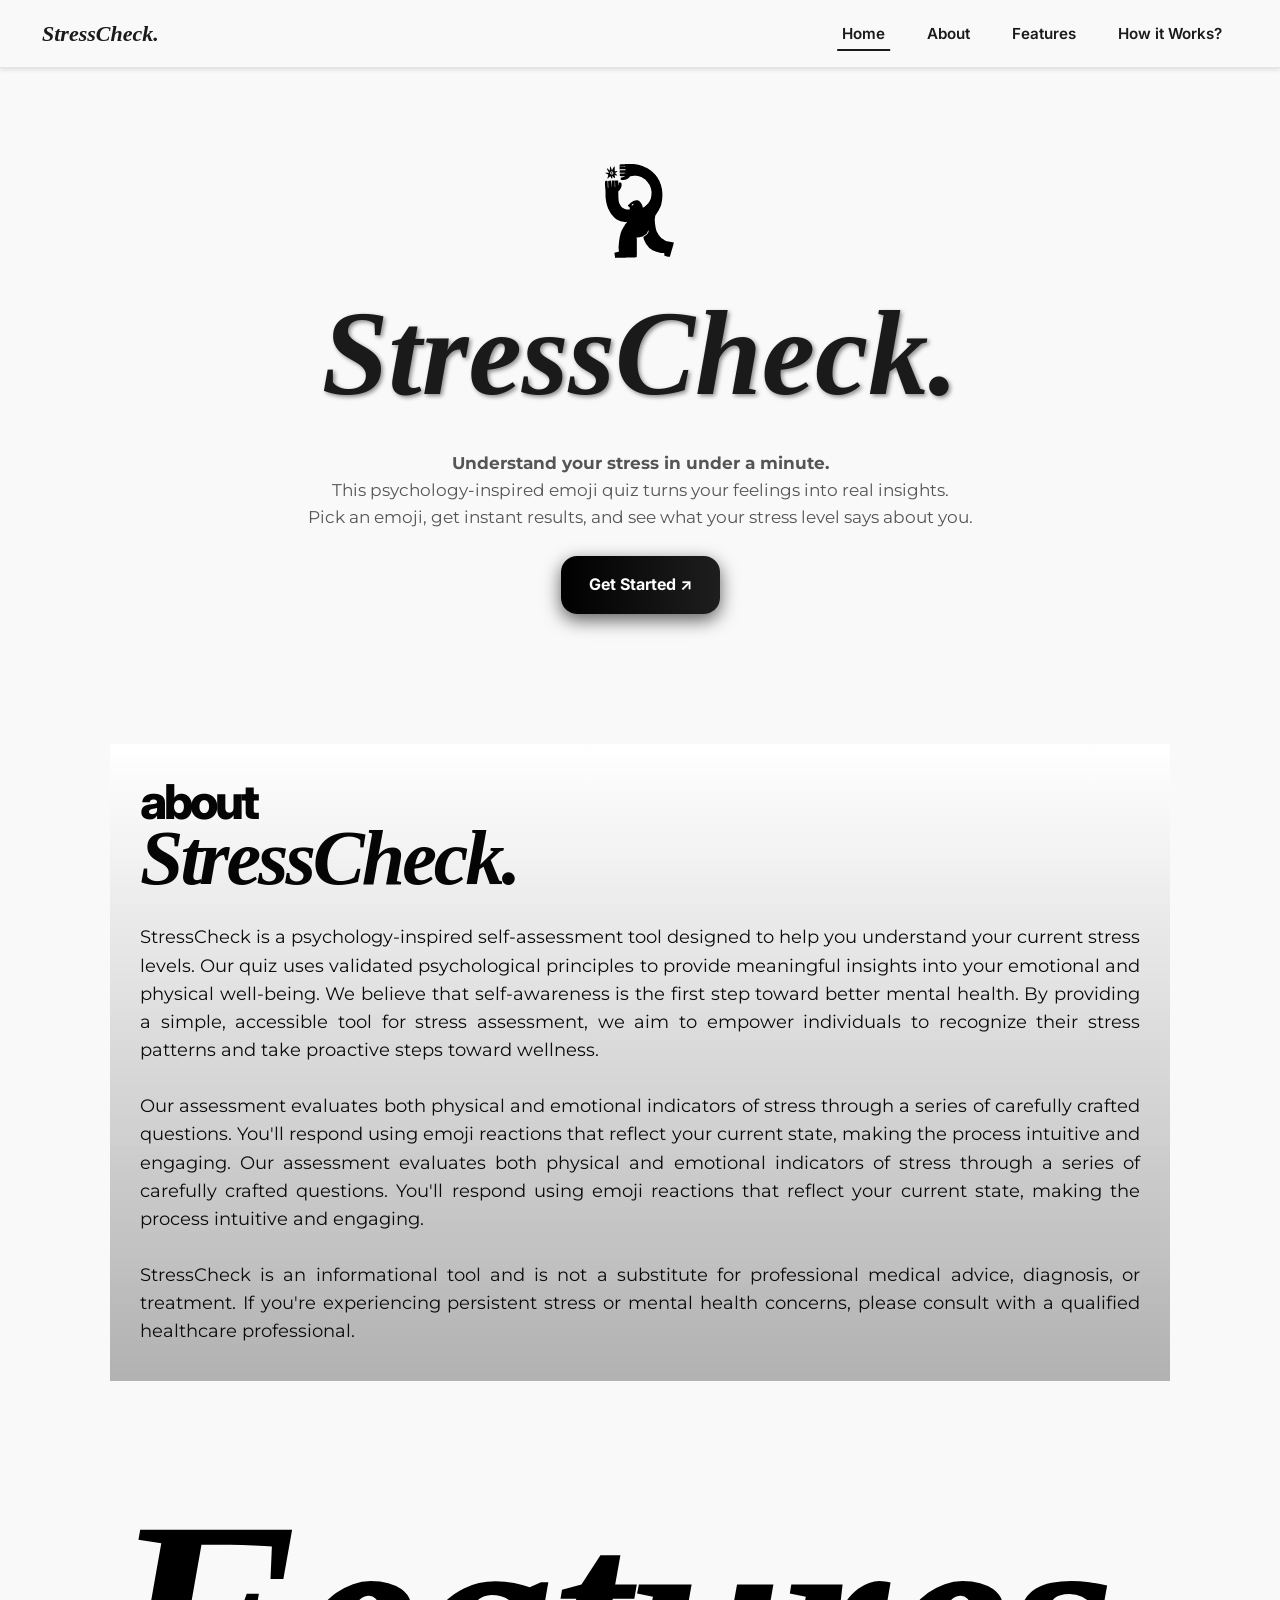
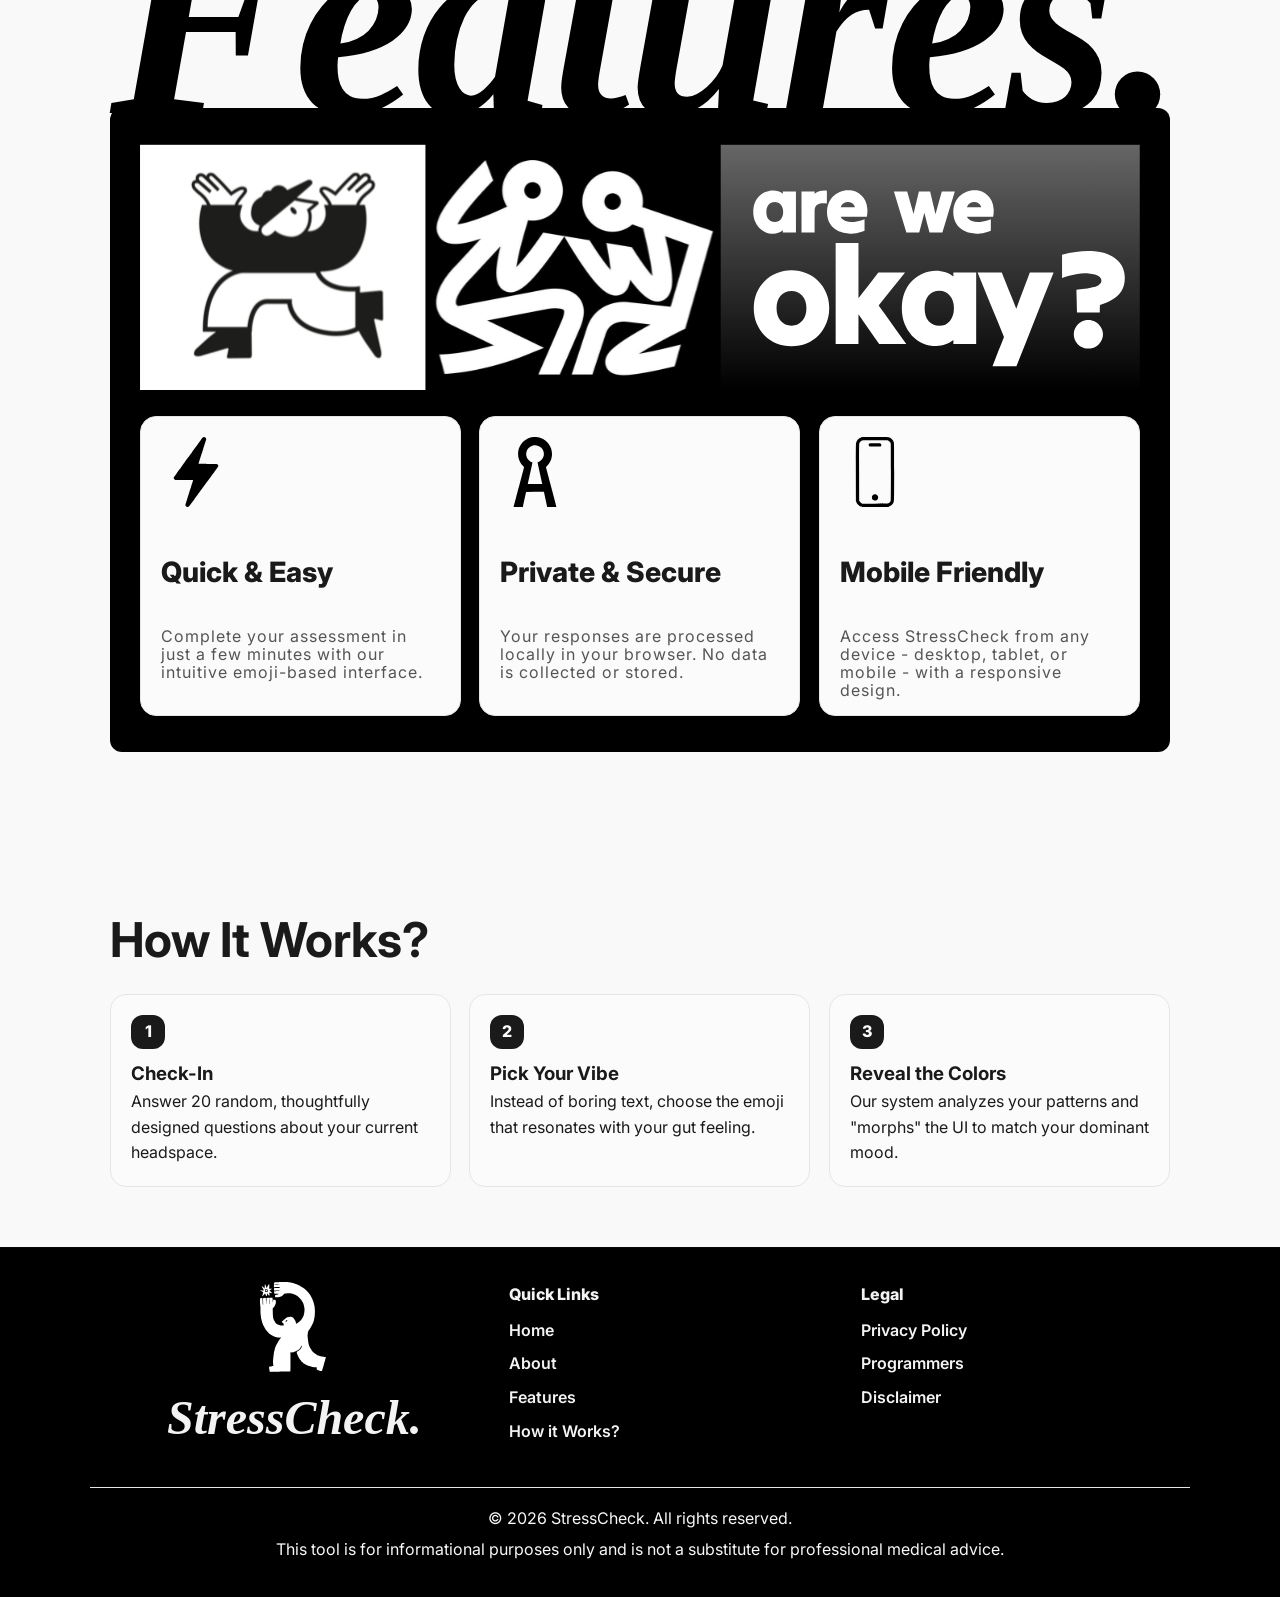
<file: index.html>
<!DOCTYPE html>
<html lang="en">
<head>
    <meta charset="UTF-8">
    <meta name="viewport" content="width=device-width, initial-scale=1.0">
    <title>StressCheck - Discover Your Current Stress Level</title>
    <link rel="preconnect" href="https://fonts.googleapis.com">
    <link rel="preconnect" href="https://fonts.gstatic.com" crossorigin>
    <link href="https://fonts.googleapis.com/css2?family=Inter:wght@400;500;600;700&display=swap" rel="stylesheet">
    <link rel="stylesheet" href="main-style.css">
    <link rel="stylesheet" href="header/header-style.css">
</head>
<body>
     <!-- Header -->
    <header class="header">
        <nav class="LogoName">
            <h1 class="logo-name"><i>StressCheck.</i></h1>
        </nav>
        <nav class="navbar">
            <ul>
                <li><a href="#landingPage">Home</a></li>
                <li><a href="#about">About</a></li>
                <li><a href="#features">Features</a></li>
                <li><a href="#howItWorks">How it Works? </a></li>
            </ul>
        </nav>
    </header>

    <p id="landingPage"></p>
    <div class="container" >
        <!-- Landing Page -->
        <div class="landing-page" >
            <div class="landing-content">
                <img src="image/Logo.svg" alt="StressCheck Logo" class="logo">
                <h1 class="landing-title"><i>StressCheck.</i></h1>
                <p class="landing-description">
                    <b>Understand your stress in under a minute.</b> <br>
                    This psychology-inspired emoji quiz turns your feelings into real insights. <br>
                    Pick an emoji, get instant results, and see what your stress level says about you.
                </p><br>
               <a href="who.html" class="start-button" id="startButton">Get Started ↗</a>
            </div>
             
        </div>
<!-- About Section -->
        <p id="about"></p>
        <div class="content-section" >
            
            <div class="section-content">
                <h2 class="section-title">about</h2>
                <h1 class="sectionTitle"><i>StressCheck.</i></h1>
                <div class="about-content">
                    <p class="about-text">
                        StressCheck is a psychology-inspired self-assessment tool designed to help you understand your current stress levels. 
                        Our quiz uses validated psychological principles to provide meaningful insights into your emotional and physical well-being.
                        We believe that self-awareness is the first step toward better mental health. By providing a simple, 
                        accessible tool for stress assessment, we aim to empower individuals to recognize their stress patterns 
                        and take proactive steps toward wellness. <br><br> Our assessment evaluates both physical and emotional indicators of stress through a series of carefully 
                        crafted questions. You'll respond using emoji reactions that reflect your current state, making the 
                        process intuitive and engaging. Our assessment evaluates both physical and emotional indicators of stress through a series of carefully 
                        crafted questions. You'll respond using emoji reactions that reflect your current state, making the 
                        process intuitive and engaging. <br> <br>StressCheck is an informational tool and is not a substitute for professional medical advice, diagnosis, 
                        or treatment. If you're experiencing persistent stress or mental health concerns, please consult with a 
                        qualified healthcare professional.
                    </p>
                </div>
            </div>
            
        </div>
<!-- Features Section -->
        <p  id="features"></p>
        <h1 class="section-Features"><i>Features.</i></h1>
        <div class="contentSection">
            <div class="section-content">
                <div class="features-grid">
                    <div class = "homePagePhoto">
                        <img src="image/Group 2.svg" alt="homePagePhoto">
                    </div>
                    <div class="feature-card">
                        <img src="image/icon1.svg" alt="icon1">
                        <h3 class="feature-title">Quick & Easy</h3>
                        <p class="feature-description">
                            Complete your assessment in just a few minutes with our intuitive emoji-based interface.
                        </p>
                    </div>
                    <div class="feature-card">
                        <img src="image/icon 3.svg" alt="icon1">
                        <h3 class="feature-title">Private & Secure</h3>
                        <p class="feature-description">
                            Your responses are processed locally in your browser. No data is collected or stored.
                        </p>
                    </div>
                    <div class="feature-card">
                        <img src="image/icon2.svg" alt="icon1">
                        <h3 class="feature-title">Mobile Friendly</h3>
                        <p class="feature-description">
                            Access StressCheck from any device - desktop, tablet, or mobile - with a responsive design.
                        </p>
                    </div>
                </div>
            </div>
        </div>

        <h2 class="sectionWIT" id="howItWorks">How It Works?</h2>
  
  <div class="steps-container">
    <div class="step-card">
      <span class="step-number">1</span>
      <h3>Check-In</h3>
      <p>Answer 20 random, thoughtfully designed questions about your current headspace.</p>
    </div>

    <div class="step-card">
      <span class="step-number">2</span>
      <h3>Pick Your Vibe</h3>
      <p>Instead of boring text, choose the emoji that resonates with your gut feeling.</p>
    </div>

    <div class="step-card">
      <span class="step-number">3</span>
      <h3>Reveal the Colors</h3>
      <p>Our system analyzes your patterns and "morphs" the UI to match your dominant mood.</p>
    </div>
  </div>

    </div>

    <!-- Footer -->
    <footer class="footer">
        <div class="footer-content">
            <div class="footer-section">
                <img src="image/Logo2.svg" alt="Logo White" class ="logoWhite">
                <h3 class="footer-title"><i>StressCheck.</i></h3>
            </div>
            <div class="footer-section">
                <h4 class="footer-heading">Quick Links</h4>
                <ul class="footer-links">
                    <li><a href="#landingPage">Home</a></li>
                    <li><a href="#about">About</a></li>
                    <li><a href="#features">Features</a></li>
                    <li><a href="#howItWorks">How it Works?</a></li>
                </ul>
            </div>
            <div class="footer-section">
                <h4 class="footer-heading">Legal</h4>
                <ul class="footer-links">
                    <li><a href="footer/privacy.html" >Privacy Policy</a></li>
                    <li><a href="footer/Programmers.html">Programmers</a></li>
                    <li><a href="footer/Disclaimer.html">Disclaimer</a></li>
                </ul>
            </div>
        </div>
        <div class="footer-bottom">
            <p>© <span id="year">2024</span> StressCheck. All rights reserved.</p>
            <p class="footer-disclaimer">This tool is for informational purposes only and is not a substitute for professional medical advice.</p>
        </div>
    </footer>
    <script>
    document.getElementById("year").textContent = new Date().getFullYear();
    </script>
<script src="header/header-script.js"></script>
</body>
</html>
</file>
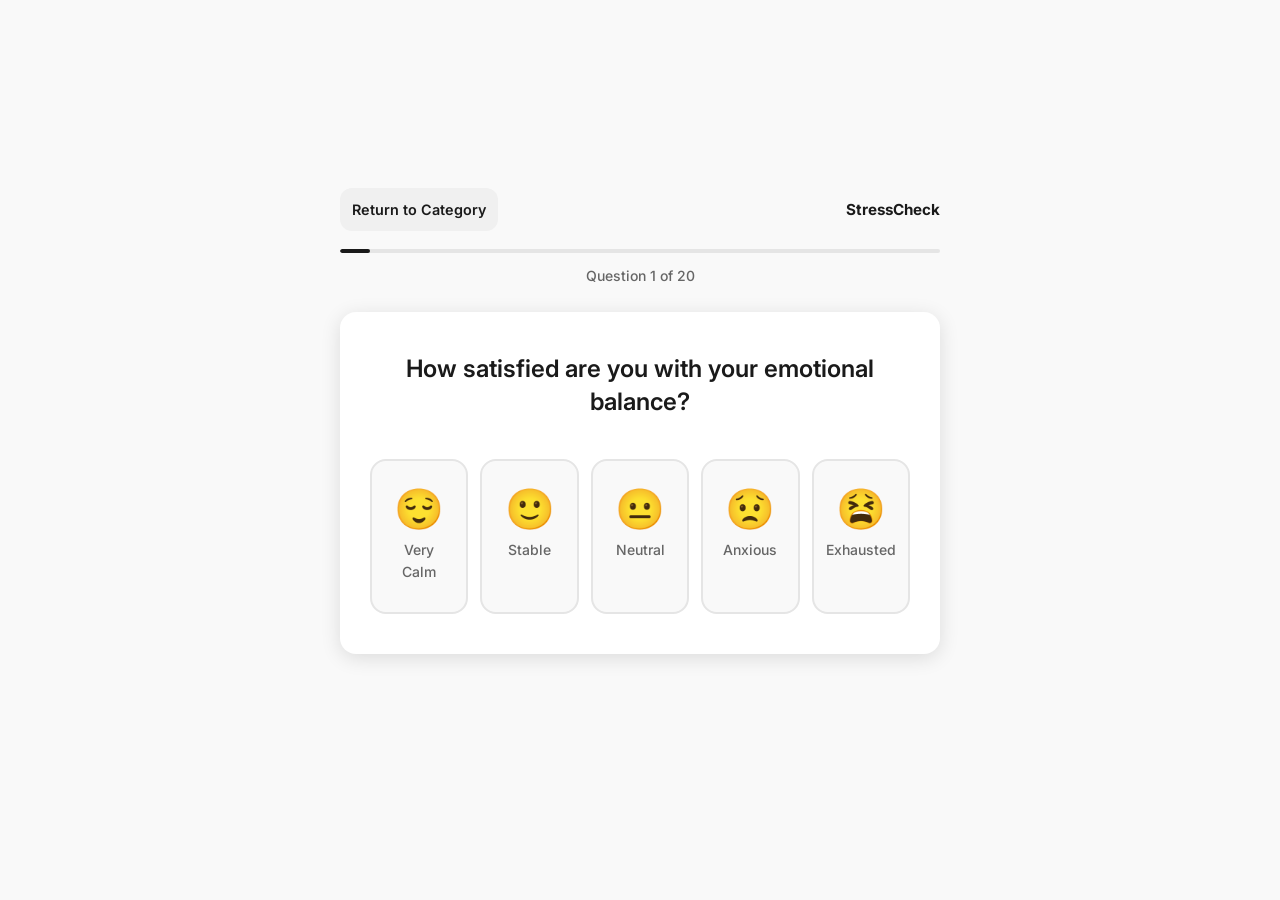
<file: quiz.html>
<!DOCTYPE html>
<html lang="en">
<head>
    <meta charset="UTF-8">
    <meta name="viewport" content="width=device-width, initial-scale=1.0">
    <title>StressCheck - Quiz</title>
    <link rel="preconnect" href="https://fonts.googleapis.com">
    <link rel="preconnect" href="https://fonts.gstatic.com" crossorigin>
    <link href="https://fonts.googleapis.com/css2?family=Inter:wght@400;500;600;700&display=swap" rel="stylesheet">
    <link rel="stylesheet" href="style.css">
</head>
<body>
    <div class="container">
        <div class="quiz-header">
            <a class="back-link" href="who.html">Return to Category</a>
            <div class="quiz-title" id="quizTitle">StressCheck Quiz</div>
        </div>

        <div class="quiz-section show" id="quizSection">
            <div class="progress-container">
                <div class="progress-bar">
                    <div class="progress-fill" id="progressFill"></div>
                </div>
                <div class="progress-text" id="progressText"></div>
            </div>

            <div class="quiz-container" id="quizContainer"></div>
        </div>

        <div class="result-container" id="resultContainer">
            <div class="result-card">
                <h2 class="result-header">Your Stress Summary</h2>
                <div class="chart-container">
                    <canvas id="stressChart" width="220" height="220"></canvas>
                    <div class="chart-center-text">
                        <div class="chart-percentage" id="chartPercentage">0%</div>
                        <div class="chart-label">Stress Level</div>
                    </div>
                </div>
                <div class="stress-message" id="stressMessage"></div>
                <button class="retry-button" id="retryButton">Retake Quiz</button><br>
                <a href="index.html" class="exit-button" id="startButton"><b>Exit</b></a>
            </div>
        </div>
    </div>

    <script src="questions/studentquestions.js"></script>
    <script src="questions/adultquestions.js"></script>
    <script src="questions/rathernot.js"></script>
    <script src="quiz-script.js"></script>
</body>
</html>
</file>
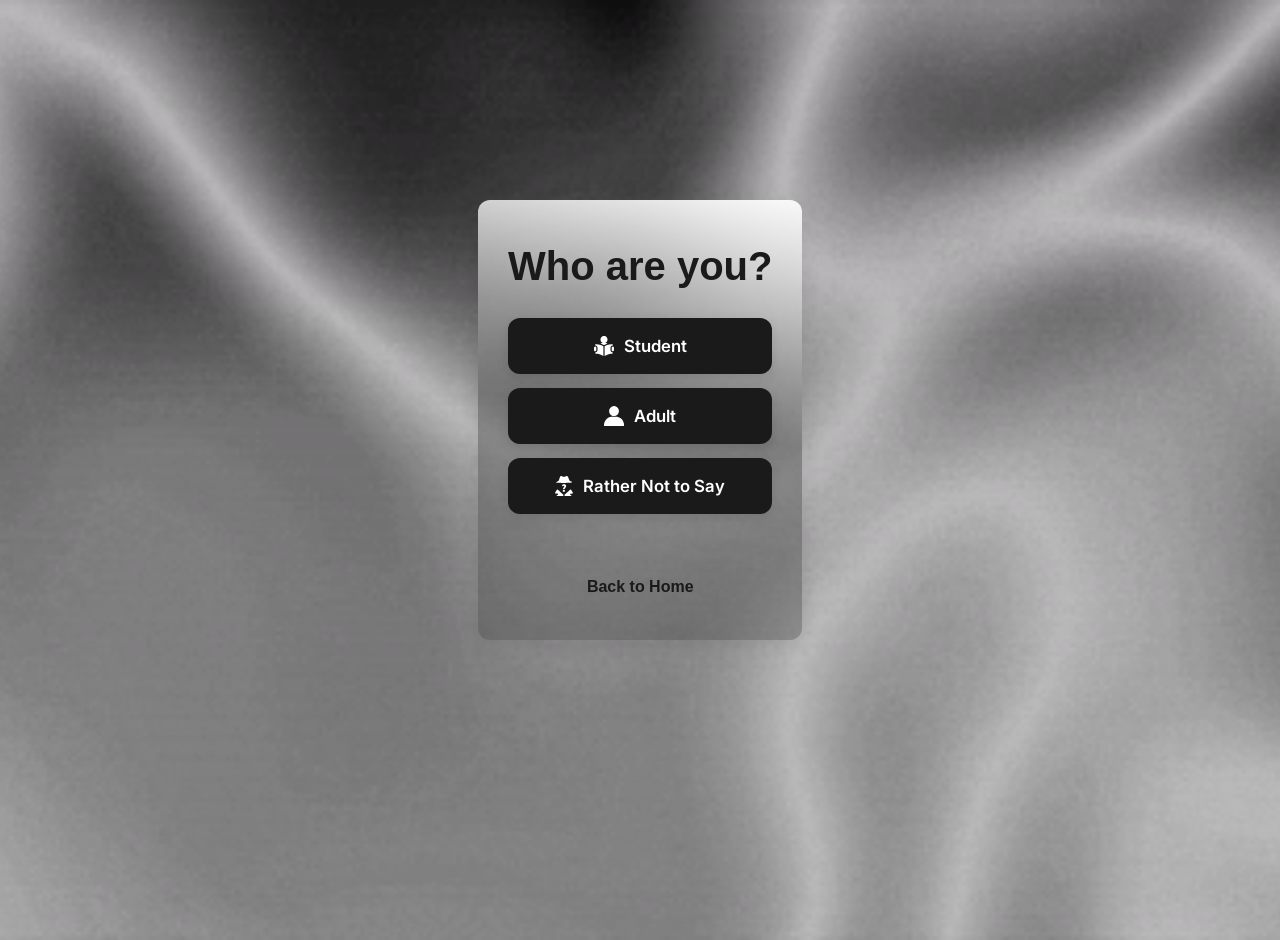
<file: who.html>
<!DOCTYPE html>
<html lang="en">
<head>
    <meta charset="UTF-8">
    <meta name="viewport" content="width=device-width, initial-scale=1.0">
    <title>StressCheck</title>
    <link href="https://fonts.googleapis.com/css2?family=Inter:wght@400;500;600;700&display=swap" rel="stylesheet">
    <link rel="stylesheet" href="who-style.css">
</head>
<body>
<div class="container">

    <!-- STEP 1: USER TYPE -->
<div class="landing-page" id="stepUser">
    <div class="landing-content">
        <h1 class="landing-title">Who are you?</h1>
        <div class="button-stack">
            <button class="start-button" data-category="student"><img src="image/Icon 5.svg" alt="Student" class ="Picture">Student</button>
            <button class="start-button" data-category="adult"><img src="image/Icon 4.svg" alt="Adult" class="Picture">Adult</button>
            <button class="start-button" data-category="general"><img src="image/Icon3.svg" alt="RNtS" class="Picture">Rather Not to Say</button>
        </div>
        <a class="back-home" href="index.html">Back to Home</a>
    </div>
</div>

<!-- STEP 3A: STUDENT CATEGORIES -->
<div class="landing-page hidden" id="stepStudent">
    <div class="landing-content">
        <h1 class="landing-title">What is stressing you as a student?</h1>
        <div class="button-stack">
            <button class="start-button" data-category="education">Education</button>
            <button class="start-button" data-category="social">Social Life</button>
            <button class="start-button" data-category="financial">Financial</button>
            <button class="start-button" data-category="family">Family</button>
        </div>
        <a class="back-home" onclick="goBack()">Go Back</a>
    </div>
</div>  

<!-- STEP 3B: ADULT CATEGORIES -->
<div class="landing-page hidden" id="stepAdult">
    <div class="landing-content">
        <h1 class="landing-title">What is stressing you as an adult?</h1>
        <div class="button-stack">
            <button class="start-button" data-category="work">Work</button>
            <button class="start-button" data-category="career">Career</button>
            <button class="start-button" data-category="financial">Financial</button>
            <button class="start-button" data-category="relationships">Relationships</button>
        </div>
        <a class="back-home" onclick="goBack()">Go Back</a>
    </div>
</div>

<!-- STEP 3C: GENERAL CATEGORIES -->
<div class="landing-page hidden" id="stepGeneral">
    <div class="landing-content">
        <h1 class="landing-title">What is stressing you right now?</h1>
        <div class="button-stack">
            <button class="start-button" data-category="emotional">Emotional</button>
            <button class="start-button" data-category="mental">Mental</button>
            <button class="start-button" data-category="life">Life in General</button>
        </div>
        <a class="back-home" onclick="goBack()">Go Back</a>
    </div>
</div>

    <!-- ✅ BACK TO HOME (ALWAYS VISIBLE) -->

</div>

<script src="who-script.js"></script>
</body>
</html>
</file>
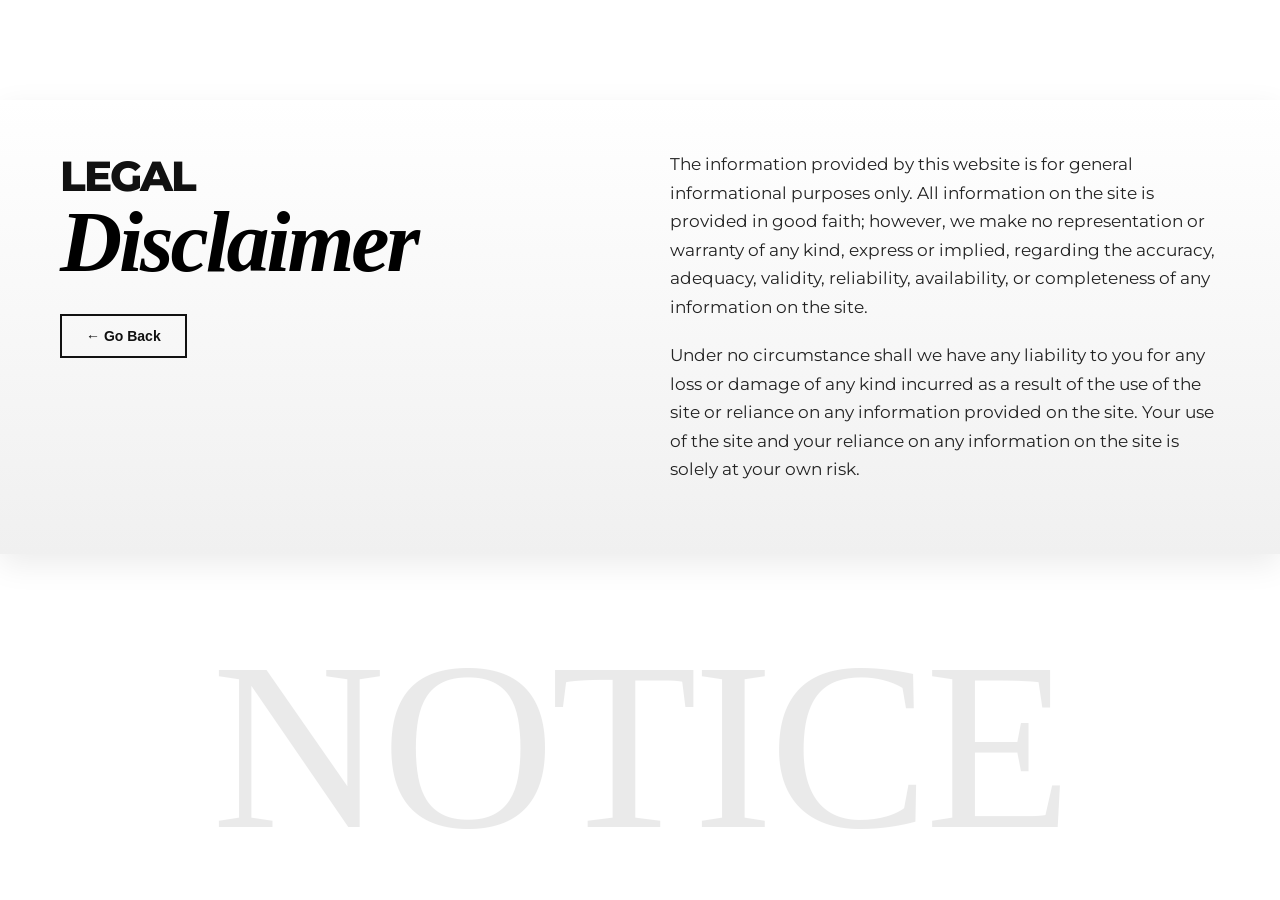
<file: footer/Disclaimer.html>
<!DOCTYPE html>
<html lang="en">
<head>
    <meta charset="UTF-8">
    <meta name="viewport" content="width=device-width, initial-scale=1.0">
    <title>Disclaimer</title>

    <link rel="stylesheet" href="DCStyle.css">
    <link href="https://fonts.googleapis.com/css2?family=Montserrat:wght@400;600;700&display=swap" rel="stylesheet">
</head>
<body>

    <section class="content-section">

        <!-- LEFT: TITLE -->
        <div class="title-wrapper">
            <h2 class="section-title">LEGAL</h2>
            <h1 class="sectionTitle"><i>Disclaimer</i></h1>

            <!-- Go Back Button -->
            <button class="back-btn" onclick="history.back()">← Go Back</button>
        </div>

        <!-- RIGHT: CONTENT -->
        <div class="about-content">
            <div class="about-text">
                <p>
                    The information provided by this website is for general informational purposes only.
                    All information on the site is provided in good faith; however, we make no
                    representation or warranty of any kind, express or implied, regarding the
                    accuracy, adequacy, validity, reliability, availability, or completeness
                    of any information on the site.
                </p>

                <p>
                    Under no circumstance shall we have any liability to you for any loss or
                    damage of any kind incurred as a result of the use of the site or reliance
                    on any information provided on the site. Your use of the site and your
                    reliance on any information on the site is solely at your own risk.
                </p>
            </div>
        </div>

    </section>

    <!-- Decorative Text -->
    <div class="section-Features">
        NOTICE
    </div>

</body>
</html>
</file>
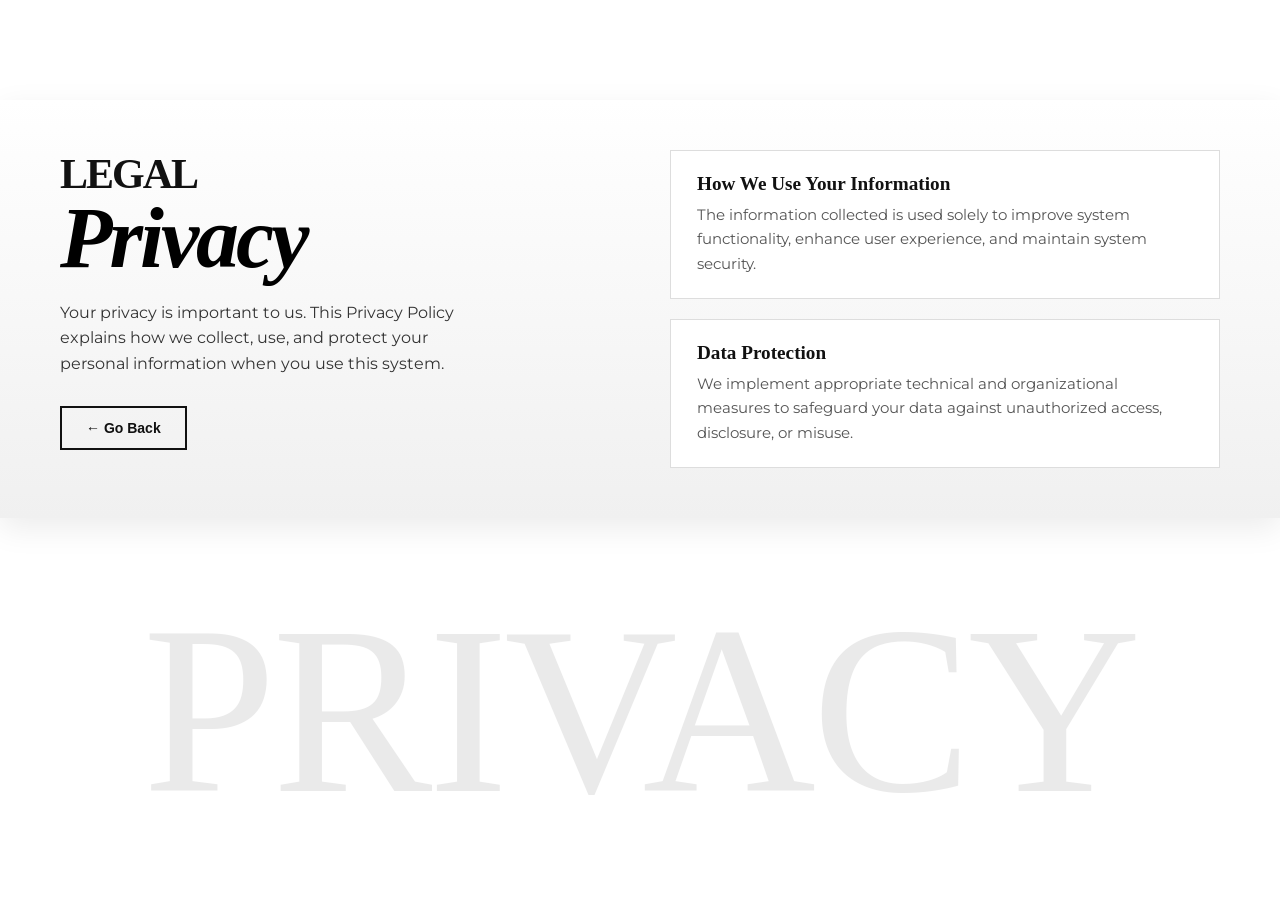
<file: footer/privacy.html>
<!DOCTYPE html>
<html lang="en">
<head>
    <meta charset="UTF-8">
    <meta name="viewport" content="width=device-width, initial-scale=1.0">
    <title>Privacy Policy</title>

    <link rel="stylesheet" href="PriStyle.css">
    <link href="https://fonts.googleapis.com/css2?family=Montserrat:wght@400;600;700&display=swap" rel="stylesheet">
</head>
<body>

    <section class="content-section">

        <!-- LEFT: TITLE & CONTEXT -->
        <div class="title-wrapper">
            <h2 class="section-title">LEGAL</h2>
            <h1 class="sectionTitle"><i>Privacy</i></h1>

            <p class="page-context">
                Your privacy is important to us. This Privacy Policy explains how we collect,
                use, and protect your personal information when you use this system.
            </p>

            <button class="back-btn" onclick="history.back()">← Go Back</button>
        </div>

        <!-- RIGHT: PRIVACY CONTENT -->
        <div class="about-content">

            <div class="privacy-block">
                <h3>How We Use Your Information</h3>
                <p>
                    The information collected is used solely to improve system functionality,
                    enhance user experience, and maintain system security.
                </p>
            </div>

            <div class="privacy-block">
                <h3>Data Protection</h3>
                <p>
                    We implement appropriate technical and organizational measures to safeguard
                    your data against unauthorized access, disclosure, or misuse.
                </p>
            </div>
        </div>

    </section>

    <!-- Decorative Text -->
    <div class="section-Features">
        PRIVACY
    </div>

</body>
</html>
</file>
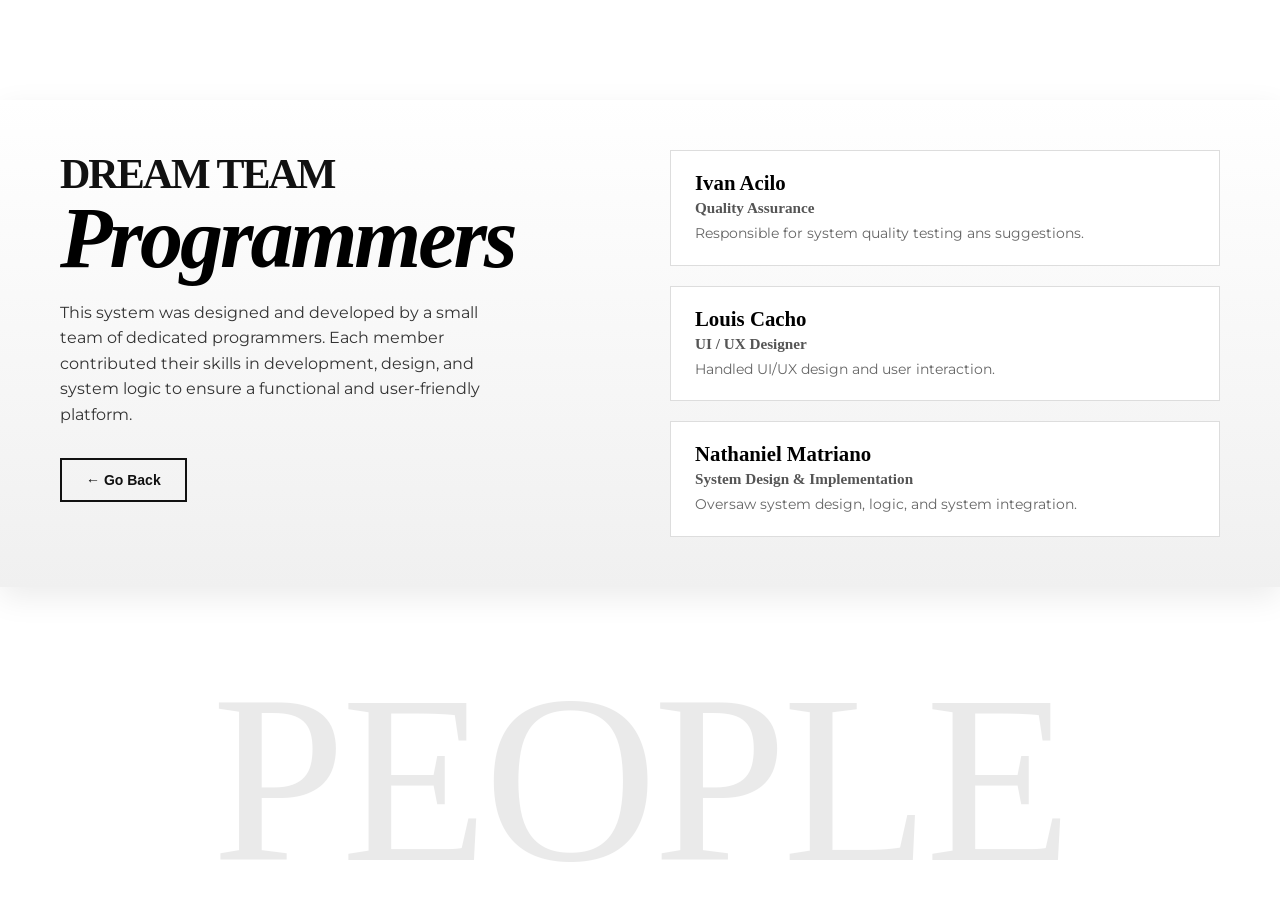
<file: footer/Programmers.html>
<!DOCTYPE html>
<html lang="en">
<head>
    <meta charset="UTF-8">
    <meta name="viewport" content="width=device-width, initial-scale=1.0">
    <title>Programmers</title>

    <link rel="stylesheet" href="ProgStyle.css">
    <link href="https://fonts.googleapis.com/css2?family=Montserrat:wght@400;600;700&display=swap" rel="stylesheet">
</head>
<body>

    <section class="content-section">

        <!-- LEFT: TITLE & CONTEXT -->
        <div class="title-wrapper">
            <h2 class="section-title">DREAM TEAM</h2>
            <h1 class="sectionTitle"><i>Programmers</i></h1>

            <p class="page-context">
                This system was designed and developed by a small team of dedicated programmers.
                Each member contributed their skills in development, design, and system logic
                to ensure a functional and user-friendly platform.
            </p>

            <button class="back-btn" onclick="history.back()">← Go Back</button>
        </div>

        <!-- RIGHT: PROGRAMMER LIST -->
        <div class="about-content">

            <div class="programmer-card">
                <h3>Ivan Acilo</h3>
                <p>Quality Assurance</p>
                <span>Responsible for system quality testing ans suggestions.</span>
            </div>

            <div class="programmer-card">
                <h3>Louis Cacho</h3>
                <p>UI / UX Designer</p>
                <span>Handled UI/UX design and user interaction.</span>
            </div>

            <div class="programmer-card">
                <h3>Nathaniel Matriano</h3>
                <p>System Design & Implementation</p>
                <span>Oversaw system design, logic, and system integration.</span>
            </div>

        </div>

    </section>

    <!-- Decorative Text -->
    <div class="section-Features">
        PEOPLE
    </div>

</body>
</html>
</file>
<file: main-style.css>
@import url('https://fonts.googleapis.com/css2?family=Montserrat:wght@400;700;800&display=swap');

* {
    margin: 0;
    padding: 0;
    box-sizing: border-box;
}

html {
    scroll-behavior: smooth;
}

body {
    font-family: 'Inter', -apple-system, BlinkMacSystemFont, 'Segoe UI', Roboto, sans-serif;
    background: #f9f9f9;
    color: #1a1a1a;
    line-height: 1.6;
}

.header {
    position: sticky;
    top: 0;
    z-index: 50;
    background: rgba(249, 249, 249, 0.9);
    backdrop-filter: blur(10px);
    border-bottom: 1px solid #e5e5e5;
    display: flex;
    align-items: center;
    justify-content: space-between;
    padding: 16px 24px;
}

.LogoName{
    font-size: 22px;
    font-family: "Times New Roman", Times, serif;
    margin-left: 18px;

}

.logo {
    height: 94px;
    width: auto;
    margin: 0 auto;
    margin-top: 28px;
    margin-bottom: 0px;
    display: block;       /* This allows margin: auto to work */
    width: fit-content;   /* Keeps the button from stretching full-width */
}

.navbar{
    justify-content: center; 
    padding: 0;
    margin-right: 22px;
    text-align: center;
}

.navbar ul {
    list-style: none;
    display: flex;
    gap: 18px;
    align-items: center;
}

.navbar a {
    text-decoration: none;
    color: #1a1a1a;
    font-weight: 600;
    font-size: 0.95rem;
    padding: 10px 12px;
    border-radius: 12px;
    transition: background 0.2s ease;
}

.navbar a:hover {
    background: #e6e6e6;
}

.container {
    width: min(1100px, 100%);
    margin: 0 auto;
    padding: 28px 20px 60px;
}

.landing-page {
    padding: 40px 0 10px;
}

.landing-title {
    font-size: 120px;
    font-family: "Times New Roman", Times, serif;
    text-shadow: 2px 2px 4px rgba(0, 0, 0, 0.449);
    text-align: center;
}

.landing-description {
    color: #555;
    font-family: 'Montserrat', sans-serif;
    font-size: 1.05rem;
    text-align: center;
}

.start-button {
    background: linear-gradient(90deg, #000000 ,#1e1e1e, #454545);
    color: white;
    border: none;
    border-radius: 16px;
    padding: 16px 28px;
    font-size: 1rem;
    font-weight: 700;
    cursor: pointer;
    transition: transform 0.2s ease, box-shadow 0.2s ease, background 0.2s ease;
    box-shadow: 0 6px 18px rgba(0, 0, 0, 0.629);
    width: fit-content;
    /* Centering logic */
    display: block;       /* This allows margin: auto to work */
    width: fit-content;   /* Keeps the button from stretching full-width */
    margin: 0 auto;       /* Pushes it to the center of the page */
    
    /* Optional: If it's an <a> tag, add this to remove the underline */
    text-decoration: none;
}

.start-button:hover {
    transform: translateY(-2px);
    box-shadow: 0 10px 24px rgba(0, 0, 0, 0.14);
    background: #2a2a2a;
}

.content-section {
    margin-top: 120px;
    background: linear-gradient(180deg,  #ffffff, #1e1e1e53);
    padding: 100px 80px;
    padding: 36px 30px;
    box-shadow: 0 4px 22px rgba(251, 251, 251, 0.06);
    /* Create the split layout */
    display: flex;
    justify-content: space-between;
    align-items: flex-start;
    gap: 40px;
}

.section-title, .sectionTitle {
    color: #050505;
    font-weight: 800;
    margin-top: 0;
    
    /* Line spacing and Letter spacing */
    line-height: 0.9;      /* Tight vertical spacing */
    letter-spacing: -3px;  /* Tight horizontal spacing */
}

.section-title {
    font-size: 48px;
}

.sectionTitle {
    font-size: 78px;
    font-family: "Times New Roman", Times, serif;
}

/* Container for the right-side content */
.about-content {
    margin-top: 30px;
    text-align: justify;
    font-family: 'Montserrat', sans-serif;

}

.section-Features, .contentSection{

    line-height: 0.63;
    letter-spacing: -3px;
}

.section-Features{
    margin-top: 150px;
    font-size: 280px;
    font-family: "Times New Roman", Times, serif;
    text-align: center;
    color: #000000;
}
.contentSection {
    margin-top: 0px;
    background: #000000;
    border-radius: 12px;
    padding: 36px 30px;
    box-shadow: 0 4px 22px rgba(251, 251, 251, 0.06);
    /* Create the split layout */
    display: flex;
    justify-content: space-between;
    align-items: flex-start;
    max-height: 1000px;
}

.about-text {
    margin-top: 0px;
    color: #0b0b0b;
    font-size: 1.1rem;
    line-height: 1.6;
}

.features-grid {
    display: grid;
    grid-template-columns: repeat(3, minmax(0, 1fr));
    gap: 18px;
    align-items: start;
}

.homePagePhoto {
    grid-column: 1 / -1;
    display: flex;
    justify-content: center;
    margin-bottom: 8px;
}

.homePagePhoto img {
    width: min(1200px, 100%);
    height: auto;
}

.feature-card {
    border: 1px solid #e5e5e5;
    border-radius: 16px;
    padding: 20px;
    background: #fbfbfb;
    height: 300px;
    width: auto;
}

.feature-card img {
    height: 70px;
    width: 70px;
    margin-bottom: 12px;
}

.feature-title {
    font-weight: 800;
    margin-top: 45px;
    letter-spacing: 0px;
    font-size: 28px;

}

.feature-description {
    color: #555;
    line-height: 18px;
    letter-spacing: 1px;
    margin-top: 45px;
}

.sectionWIT {
    font-size: 48px;
    margin-top: 150px;
}

.steps-container {
    display: grid;
    grid-template-columns: repeat(3, minmax(0, 1fr));
    gap: 18px;
    margin-top: 16px;
}

.step-card {
    background: #fbfbfb;
    border: 1px solid #e5e5e5;
    border-radius: 16px;
    padding: 20px;
}

.step-number {
    display: inline-flex;
    align-items: center;
    justify-content: center;
    width: 34px;
    height: 34px;
    border-radius: 12px;
    background: #1a1a1a;
    color: #fff;
    font-weight: 800;
    margin-bottom: 10px;
}

.footer {
    border-top: 1px solid #090808;
    background: #000000;
    padding: 34px 20px;
}

.footer-content {
    width: min(1100px, 100%);
    margin: 0 auto;
    display: grid;
    grid-template-columns: 1.2fr 1fr 1fr;
    gap: 24px;
}

.footer-title {
    font-size: 48px;
    font-weight: 800;
    margin-bottom: 10px;
    color: #f3f3f3;
    margin-left: 77px;
    font-family: "Times New Roman", Times, serif;


}

.footer-description {
    color: #f3f3f3;
}

.footer-heading {
    font-size: 1rem;
    font-weight: 800;
    margin-bottom: 10px;
    color: #f3f3f3;
}

.footer-links {
    list-style: none;
    display: grid;
    gap: 8px;
}

.footer-links a {
    text-decoration: none;
    color: #f3f3f3;
    font-weight: 600;
}

.footer-links a:hover {
    text-decoration: underline;
}

.logoWhite{
    height: 90px;
    width: auto;
    margin-left: 170px;
}

.footer-bottom {
    width: min(1100px, 100%);
    margin: 20px auto 0;
    padding-top: 18px;
    border-top: 1px solid #e5e5e5;
    color: #f8f8f8;
    display: grid;
    gap: 6px;
    text-align: center;
}

@media (max-width: 900px) {
    .features-grid {
        grid-template-columns: 1fr;
    }

    .steps-container {
        grid-template-columns: 1fr;
    }

    .footer-content {
        grid-template-columns: 1fr;
    }
}

@media (max-width: 768px) {
    .header {
        flex-direction: column;
        gap: 10px;
        padding: 14px 16px;
    }

    .navbar {
        margin-right: 0;
    }

    .navbar ul {
        flex-wrap: wrap;
        justify-content: center;
        gap: 10px;
    }

    .navbar a {
        padding: 8px 10px;
        font-size: 0.9rem;
    }

    .container {
        padding: 18px 14px 44px;
    }

    .logo {
        height: 72px;
        margin-top: 18px;
    }

    .landing-title {
        font-size: 56px;
    }

    .landing-description {
        font-size: 1rem;
        padding: 0 6px;
    }

    .start-button {
        width: 100%;
        max-width: 320px;
    }

    .content-section {
        margin-top: 64px;
        flex-direction: column;
        gap: 18px;
        padding: 26px 18px;
    }

    .section-title {
        font-size: 36px;
    }

    .sectionTitle {
        font-size: 56px;
    }

    .section-Features {
        margin-top: 90px;
        font-size: 96px;
    }

    .contentSection {
        flex-direction: column;
        gap: 18px;
        max-height: none;
    }

    .feature-card {
        height: auto;
        min-height: 220px;
    }

    .feature-card img {
        height: 56px;
        width: 56px;
    }

    .feature-title {
        margin-top: 18px;
        font-size: 24px;
    }

    .feature-description {
        margin-top: 16px;
        line-height: 1.4;
    }

    .sectionWIT {
        margin-top: 90px;
        font-size: 36px;
        text-align: center;
    }

    .footer-title {
        margin-left: 0;
        text-align: center;
    }

    .logoWhite {
        margin-left: 0;
        display: block;
        margin-right: auto;
        margin-left: auto;
    }
}

@media (max-width: 480px) {
    .LogoName {
        font-size: 18px;
        margin-left: 0;
    }

    .landing-title {
        font-size: 44px;
    }

    .landing-description {
        font-size: 0.95rem;
    }

    .sectionTitle {
        font-size: 46px;
    }

    .section-Features {
        font-size: 72px;
    }

    .footer {
        padding: 28px 16px;
    }
}

@keyframes sc-fade-up {
    0% {
        opacity: 0;
        transform: translateY(12px);
    }
    100% {
        opacity: 1;
        transform: translateY(0);
    }
}

@keyframes sc-slide-down {
    0% {
        opacity: 0;
        transform: translateY(-10px);
    }
    100% {
        opacity: 1;
        transform: translateY(0);
    }
}

@keyframes sc-button-shine {
    0% {
        background-position: 0% 50%;
    }
    50% {
        background-position: 100% 50%;
    }
    100% {
        background-position: 0% 50%;
    }
}

@keyframes sc-pop {
    0% {
        opacity: 0;
        transform: translateY(10px) scale(0.98);
    }
    100% {
        opacity: 1;
        transform: translateY(0) scale(1);
    }
}

.header {
    animation: sc-slide-down 700ms ease-out both;
}

.logo {
    animation: sc-fade-up 900ms ease-out both;
    animation-delay: 80ms;
    will-change: transform, opacity;
}

.landing-title {
    animation: sc-fade-up 900ms ease-out both;
    will-change: transform, opacity;
}

.landing-description {
    animation: sc-fade-up 950ms ease-out both;
    animation-delay: 90ms;
    will-change: transform, opacity;
}

.start-button {
    animation: sc-pop 900ms ease-out both;
    animation-delay: 140ms;
    background-size: 200% 200%;
    animation-name: sc-pop, sc-button-shine;
    animation-duration: 900ms, 4200ms;
    animation-timing-function: ease-out, ease-in-out;
    animation-delay: 140ms, 900ms;
    animation-fill-mode: both, both;
    animation-iteration-count: 1, infinite;
    will-change: transform, opacity, background-position;
}

.content-section {
    animation: sc-fade-up 800ms ease-out both;
    animation-delay: 1200ms;
}

.features-grid .feature-card {
    animation: sc-fade-up 800ms ease-out both;
    will-change: transform, opacity;
}

.features-grid .feature-card:nth-child(2) {
    animation-delay: 60ms;
}

.features-grid .feature-card:nth-child(3) {
    animation-delay: 120ms;
}

.features-grid .feature-card:nth-child(4) {
    animation-delay: 180ms;
}

.steps-container .step-card {
    animation: sc-fade-up 800ms ease-out both;
    will-change: transform, opacity;
}

.steps-container .step-card:nth-child(1) {
    animation-delay: 60ms;
}

.steps-container .step-card:nth-child(2) {
    animation-delay: 120ms;
}

.steps-container .step-card:nth-child(3) {
    animation-delay: 180ms;
}

body {
    position: relative;
}

body::before {
    content: "";
    position: fixed;
    inset: 0;
    pointer-events: none;
    z-index: 0;
    opacity: 0.06;
    background-image: url("data:image/svg+xml,%3Csvg xmlns='http://www.w3.org/2000/svg' width='220' height='220'%3E%3Cfilter id='n'%3E%3CfeTurbulence type='fractalNoise' baseFrequency='.75' numOctaves='3' stitchTiles='stitch'/%3E%3C/filter%3E%3Crect width='220' height='220' filter='url(%23n)' opacity='.55'/%3E%3C/svg%3E");
    background-repeat: repeat;
    mix-blend-mode: overlay;
}

.header,
.container,
.footer {
    position: relative;
    z-index: 1;
}

@media (prefers-reduced-motion: reduce) {
    *,
    *::before,
    *::after {
        animation: none !important;
        transition: none !important;
        scroll-behavior: auto !important;
    }
}
</file>
<file: header/header-style.css>
/* Header Styles */
.header {
    position: sticky;
    top: 0;
    z-index: 50;
    background: rgba(249, 249, 249, 0.65);
    backdrop-filter: blur(10px);
    border-bottom: 1px solid #e5e5e5;
    display: flex;
    align-items: center;
    justify-content: space-between;
    padding: 16px 24px;
    box-shadow: 0 2px 4px rgba(0,0,0,0.1);
}

/* Responsive Design */
@media (max-width: 768px) {
    .header {
        padding: 12px 16px;
        flex-wrap: wrap;
    }
    
    .LogoName {
        margin-left: 0;
        flex: 1;
        min-width: 120px;
    }
    
    .logo-name {
        font-size: 18px;
    }
    
    .navbar {
        margin-right: 0;
        flex: 2;
        justify-content: flex-end;
    }
    
    .navbar ul {
        gap: 12px;
        flex-wrap: wrap;
        justify-content: flex-end;
    }
    
    .navbar a {
        font-size: 0.85rem;
        padding: 6px 8px;
        border-radius: 4px;
        transition: all 0.2s ease;
        position: relative;
    }
    
    .navbar a::after {
        height: 1.5px;
    }
}

@media (max-width: 480px) {
    .header {
        padding: 10px 12px;
        flex-direction: column;
        gap: 8px;
    }
    
    .LogoName {
        margin-left: 0;
        width: 100%;
        justify-content: center;
    }
    
    .logo-name {
        font-size: 16px;
    }
    
    .navbar {
        margin-right: 0;
        width: 100%;
        justify-content: center;
    }
    
    .navbar ul {
        gap: 8px;
        justify-content: center;
        flex-wrap: wrap;
    }
    
    .navbar a {
        font-size: 0.8rem;
        padding: 6px 12px;
        border-radius: 6px;
        transition: all 0.2s ease;
        position: relative;
    }
    
    .navbar a::after {
        height: 1.5px;
    }
}

@media (max-width: 320px) {
    .header {
        padding: 8px 8px;
    }
    
    .logo-name {
        font-size: 14px;
    }
    
    .navbar ul {
        gap: 6px;
    }
    
    .navbar a {
        font-size: 0.75rem;
        padding: 4px 8px;
        position: relative;
    }
    
    .navbar a::after {
        height: 1px;
    }
}

.LogoName{
    font-size: 22px;
    font-family: "Times New Roman", Times, serif;
    margin-left: 18px;
    display: flex;
    align-items: center;
}

.logo-name {
    font-size: 22px;
    font-family: "Times New Roman", Times, serif;
    margin: 0;
    color: #1a1a1a;
}

.navbar{
    display: flex;
    justify-content: center; 
    padding: 0;
    margin-right: 22px;
    text-align: center;
}

.navbar ul {
    list-style: none;
    display: flex;
    gap: 18px;
    align-items: center;
}

.navbar a {
    text-decoration: none;
    color: #1a1a1a;
    font-weight: 600;
    font-size: 0.95rem;
    padding: 8px 12px;
    border-radius: 8px;
    transition: all 0.2s ease;
    position: relative;
}

.navbar a::after {
    content: '';
    position: absolute;
    bottom: 0;
    left: 50%;
    width: 0;
    height: 2px;
    background: #1a1a1a;
    transition: all 0.3s ease;
    transform: translateX(-50%);
}

.navbar a:hover::after,
.navbar a:focus::after,
.navbar a.active::after {
    width: 80%;
}

.navbar a:hover,
.navbar a:focus,
.navbar a.active {
    color: #1a1a1a;
}
</file>
<file: style.css>
/* Reset and Base Styles */
* {
    margin: 0;
    padding: 0;
    box-sizing: border-box;
}

body {
    font-family: 'Inter', -apple-system, BlinkMacSystemFont, 'Segoe UI', Roboto, sans-serif;
    background: #f9f9f9;
    min-height: 100vh;
    display: flex;
    justify-content: center;
    align-items: center;
    padding: 20px;
    color: #333;
    line-height: 1.6;
}

/* Emoji double-tap fix */
.emoji, .breakdown-emoji {
    -webkit-user-select: none;
    -moz-user-select: none;
    -ms-user-select: none;
    user-select: none;
    -webkit-touch-callout: none;
    -webkit-tap-highlight-color: transparent;
    touch-action: manipulation;
}

.container {
    width: 100%;
    max-width: 600px;
    margin: 0 auto;
}

.quiz-header {
    display: flex;
    align-items: center;
    justify-content: space-between;
    gap: 12px;
    margin-bottom: 18px;
}

.back-link {
    text-decoration: none;
    color: #1a1a1a;
    font-weight: 600;
    font-size: 0.9rem;
    padding: 10px 12px;
    border-radius: 12px;
    background: #f0f0f0;
    transition: background 0.2s ease, transform 0.2s ease;
    position: sticky;
    top: 20px;
    z-index: 100;
}

.back-link:hover,
.back-link:focus,
.back-link.active {
    background: #e6e6e6;
    transform: translateY(-1px);
}

.back-link:active {
    background: #d9d9d9;
    transform: translateY(0);
}

.quiz-title {
    font-weight: 700;
    color: #1a1a1a;
    font-size: 0.95rem;
}

/* Landing Page Styles */
.landing-page {
    width: 100%;
    display: flex;
    justify-content: center;
    align-items: center;
    min-height: 60vh;
    animation: fadeIn 0.6s ease-out;
}

.landing-content {
    text-align: center;
    padding: 40px 30px;
    max-width: 500px;
}

.landing-title {
    font-size: 2rem;
    font-weight: 700;
    color: #1a1a1a;
    margin-bottom: 20px;
    line-height: 1.3;
}

.landing-description {
    font-size: 1.1rem;
    color: #666;
    margin-bottom: 40px;
    line-height: 1.7;
}

.start-button {
    background: #1a1a1a;
    color: white;
    border: none;
    border-radius: 16px;
    padding: 18px 48px;
    font-size: 1.1rem;
    font-weight: 600;
    cursor: pointer;
    transition: all 0.3s ease;
    box-shadow: 0 4px 12px rgba(0, 0, 0, 0.1);
    font-family: 'Inter', sans-serif;
}

.start-button:hover {
    transform: translateY(-2px);
    box-shadow: 0 6px 20px rgba(0, 0, 0, 0.15);
    background: #2a2a2a;
}

.start-button:active {
    transform: translateY(0);
}

/* Quiz Section (hidden initially) */
.quiz-section {
    display: none;
    width: 100%;
    animation: fadeIn 0.5s ease-out;
}

.quiz-section.show {
    display: block;
}

/* Progress Indicator */
.progress-container {
    margin-bottom: 24px;
}

.progress-bar {
    width: 100%;
    height: 4px;
    background: #e5e5e5;
    border-radius: 2px;
    overflow: hidden;
    margin-bottom: 12px;
}

.progress-fill {
    height: 100%;
    background: #1a1a1a;
    border-radius: 2px;
    transition: width 0.3s ease;
    width: 5%;
}

.progress-text {
    text-align: center;
    color: #666;
    font-size: 0.875rem;
    font-weight: 500;
}

/* Quiz Container */
.quiz-container {
    position: relative;
    min-height: 400px;
    perspective: 1000px;
}

/* Question Card - Vertical Stacking Flashcard Animation */
.question-card {
    position: absolute;
    width: 100%;
    background: white;
    border-radius: 16px;
    padding: 40px 30px;
    box-shadow: 0 2px 12px rgba(0, 0, 0, 0.08);
    opacity: 0;
    /* Initial state: card starts from behind, slightly below and scaled down */
    transform: translateY(30px) scale(0.96);
    transition: opacity 0.5s ease-in-out, transform 0.5s ease-in-out, box-shadow 0.5s ease-in-out;
    pointer-events: none;
    transform-origin: center center;
    /* Start with subtle shadow (card is behind) */
    box-shadow: 0 2px 8px rgba(0, 0, 0, 0.06);
}

/* Active card: fully visible on top of stack */
.question-card.active {
    opacity: 1;
    /* Card moves up to center position with full scale */
    transform: translateY(0) scale(1);
    pointer-events: all;
    /* Enhanced shadow when on top to emphasize stacking depth */
    box-shadow: 0 4px 20px rgba(0, 0, 0, 0.12);
}

/* Slide-out animation: card moves downward and fades underneath */
.question-card.slide-out {
    /* Card moves down slightly and scales down, gradually fading as it goes under */
    transform: translateY(20px) scale(0.95);
    opacity: 0;
    pointer-events: none;
    /* Shadow fades and reduces as card goes underneath */
    box-shadow: 0 1px 4px rgba(0, 0, 0, 0.04);
}

.question-text {
    font-size: 1.5rem;
    font-weight: 600;
    margin-bottom: 40px;
    text-align: center;
    color: #1a1a1a;
    line-height: 1.4;
}

/* Emoji Options - Modern Touch-Friendly Design */
.emoji-options {
    display: flex;
    justify-content: space-between;
    gap: 12px;
    flex-wrap: wrap;
}

.emoji-option {
    flex: 1;
    min-width: 90px;
    background: #f9f9f9;
    border: 2px solid #e5e5e5;
    border-radius: 16px;
    padding: 28px 16px;
    cursor: pointer;
    transition: all 0.3s ease;
    text-align: center;
    display: flex;
    flex-direction: column;
    align-items: center;
    gap: 10px;
}

.emoji-option:hover {
    transform: translateY(-4px) scale(1.02);
    box-shadow: 0 4px 16px rgba(0, 0, 0, 0.1);
    border-color: #1a1a1a;
    background: white;
}

.emoji-option:active {
    transform: translateY(-2px) scale(1.01);
}

.emoji-option .emoji {
    font-size: 2.5rem;
    line-height: 1;
}

.emoji-option .emoji-label {
    font-size: 0.875rem;
    font-weight: 500;
    color: #666;
}

/* Result Container */
.result-container {
    display: none;
    animation: fadeIn 0.5s ease;
}

.result-container.show {
    display: block;
}

.result-card {
    background: white;
    border-radius: 16px;
    padding: 50px 30px;
    box-shadow: 0 4px 20px rgba(0, 0, 0, 0.12);
    text-align: center;
}

.result-header {
    font-size: 1.5rem;
    font-weight: 600;
    margin-bottom: 30px;
    color: #1a1a1a;
}

/* Donut Chart Styles */
.chart-container {
    position: relative;
    width: 220px;
    height: 220px;
    margin: 0 auto 30px;
}

#stressChart {
    width: 100%;
    height: 100%;
}

.chart-center-text {
    position: absolute;
    top: 50%;
    left: 50%;
    transform: translate(-50%, -50%);
    text-align: center;
    pointer-events: none;
}

.chart-percentage {
    font-size: 2.5rem;
    font-weight: 700;
    color: #1a1a1a;
    line-height: 1;
}

.chart-label {
    font-size: 0.9rem;
    color: #666;
    font-weight: 500;
    margin-top: 4px;
}

.stress-percentage {
    font-size: 4rem;
    font-weight: 700;
    margin-bottom: 24px;
    color: #1a1a1a;
    display: none;
}

.stress-message {
    font-size: 1.1rem;
    color: #666;
    margin-bottom: 30px;
    line-height: 1.6;
    padding: 20px;
    background: #f9f9f9;
    border-radius: 12px;
    border-left: 4px solid #1a1a1a;
}

.stress-message strong {
    display: block;
    font-size: 1.15em;
    color: #1a1a1a;
    margin-bottom: 8px;
    font-weight: 600;
}

/* Emoji Breakdown Section */
.emoji-breakdown {
    margin: 30px 0;
    padding-top: 30px;
    border-top: 2px solid #e5e5e5;
}

.emoji-breakdown h3 {
    font-size: 1.2rem;
    font-weight: 600;
    color: #1a1a1a;
    margin-bottom: 20px;
    text-align: left;
}

.breakdown-list {
    display: flex;
    flex-direction: column;
    gap: 12px;
}

.breakdown-item {
    display: flex;
    align-items: center;
    gap: 15px;
    padding: 15px;
    background: #f9f9f9;
    border-radius: 12px;
    transition: all 0.2s ease;
    margin-bottom: 0;
}

.breakdown-item:hover {
    background: #f0f0f0;
    transform: translateX(3px);
}

.breakdown-emoji-label {
    display: flex;
    align-items: center;
    gap: 12px;
    min-width: 140px;
}

.breakdown-emoji {
    font-size: 1.8rem;
    line-height: 1;
}

.breakdown-label {
    font-size: 0.95rem;
    color: #666;
    font-weight: 500;
}

.breakdown-bar-container {
    flex: 1;
    display: flex;
    align-items: center;
}

.breakdown-bar-background {
    flex: 1;
    height: 24px;
    background: #e5e5e5;
    border-radius: 12px;
    overflow: hidden;
    position: relative;
    box-shadow: inset 0 1px 3px rgba(0, 0, 0, 0.08);
}

.breakdown-bar-fill {
    height: 100%;
    border-radius: 12px;
    transition: width 0.3s ease;
    box-shadow: 0 1px 3px rgba(0, 0, 0, 0.15);
    min-width: 0;
}

.breakdown-percentage {
    font-size: 1rem;
    font-weight: 600;
    color: #1a1a1a;
    min-width: 45px;
    text-align: right;
}

.breakdown-color-dot {
    width: 12px;
    height: 12px;
    border-radius: 50%;
    flex-shrink: 0;
    margin: 0 8px;
}

/* Personalized Suggestions Section */
.suggestions-container {
    margin: 30px 0;
    padding-top: 30px;
    border-top: 2px solid #e5e5e5;
    text-align: left;
}

.suggestions-container h3 {
    font-size: 1.2rem;
    font-weight: 600;
    color: #1a1a1a;
    margin-bottom: 20px;
}

.suggestions-list {
    list-style: none;
    padding: 0;
    margin: 0;
}

.suggestions-list li {
    padding: 12px 0;
    padding-left: 28px;
    position: relative;
    color: #555;
    line-height: 1.6;
    font-size: 1rem;
}

.suggestions-list li::before {
    content: "•";
    position: absolute;
    left: 8px;
    color: #1a1a1a;
    font-weight: 600;
    font-size: 1.2rem;
}

.retry-button {
    background: #1a1a1a;
    color: white;
    border: none;
    border-radius: 16px;
    padding: 15px 40px;
    font-size: 1rem;
    font-weight: 600;
    cursor: pointer;
    transition: all 0.3s ease;
    box-shadow: 0 4px 12px rgba(0, 0, 0, 0.1);
    opacity: 0;
    animation: fadeInButton 0.6s ease-out 0.3s forwards;
    font-family: 'Inter', sans-serif;
}

.retry-button:hover {
    transform: translateY(-2px);
    box-shadow: 0 6px 20px rgba(0, 0, 0, 0.15);
    background: #2a2a2a;
}

.retry-button:active {
    transform: translateY(0);
}

.exit-button{
    font-family: 'Montserrat', sans-serif;
    font-size: 1rem;
    color: #1a1a1a;
    line-height: 1.6;
}

/* Animations */
@keyframes fadeIn {
    from {
        opacity: 0;
        transform: translateY(20px);
    }
    to {
        opacity: 1;
        transform: translateY(0);
    }
}

@keyframes fadeInButton {
    from {
        opacity: 0;
        transform: translateY(10px);
    }
    to {
        opacity: 1;
        transform: translateY(0);
    }
}

/* Responsive Design */
@media (max-width: 768px) {
    .landing-title {
        font-size: 1.75rem;
    }

    .landing-description {
        font-size: 1rem;
        margin-bottom: 30px;
    }

    .start-button {
        padding: 16px 40px;
        font-size: 1rem;
    }

    .question-card {
        padding: 30px 20px;
    }

    .question-text {
        font-size: 1.25rem;
        margin-bottom: 30px;
    }

    .emoji-options {
        gap: 10px;
    }

    .emoji-option {
        min-width: 80px;
        padding: 24px 12px;
    }

    .emoji-option .emoji {
        font-size: 2rem;
    }

    .emoji-option .emoji-label {
        font-size: 0.8rem;
    }

    .breakdown-item {
        padding: 12px;
        gap: 10px;
        flex-wrap: wrap;
    }

    .breakdown-emoji-label {
        min-width: 120px;
        gap: 10px;
    }

    .breakdown-emoji {
        font-size: 1.5rem;
    }

    .breakdown-label {
        font-size: 0.85rem;
    }

    .breakdown-bar-background {
        height: 20px;
    }

    .breakdown-percentage {
        font-size: 0.95rem;
        min-width: 40px;
    }

    .stress-percentage {
        font-size: 3rem;
    }

    .chart-container {
        width: 180px;
        height: 180px;
        margin: 0 auto 30px;
    }

    .chart-percentage {
        font-size: 2.2rem;
    }

    .stress-message {
        font-size: 1rem;
        padding: 18px;
    }

    .result-card {
        padding: 40px 24px;
    }
}

@media (max-width: 480px) {
    body {
        padding: 16px;
    }

    .landing-title {
        font-size: 1.5rem;
    }

    .landing-description {
        font-size: 0.95rem;
    }

    .question-text {
        font-size: 1.1rem;
    }

    .emoji-options {
        gap: 8px;
    }

    .emoji-option {
        min-width: 70px;
        padding: 20px 10px;
    }

    .emoji-option .emoji {
        font-size: 1.8rem;
    }

    .emoji-option .emoji-label {
        font-size: 0.75rem;
    }

    .emoji-breakdown h3 {
        font-size: 1.1rem;
    }

    .breakdown-item {
        padding: 10px;
        gap: 8px;
    }

    .breakdown-emoji-label {
        min-width: 100px;
        gap: 8px;
    }

    .breakdown-emoji {
        font-size: 1.3rem;
    }

    .breakdown-label {
        font-size: 0.8rem;
    }

    .breakdown-bar-background {
        height: 18px;
    }

    .breakdown-percentage {
        font-size: 0.9rem;
        min-width: 35px;
    }

    .stress-message {
        font-size: 0.95rem;
        padding: 15px;
    }

    .chart-container {
        width: 160px;
        height: 160px;
        margin: 0 auto 30px;
    }

    .chart-percentage {
        font-size: 2rem;
    }

    .result-card {
        padding: 30px 20px;
    }
}
</file>
<file: who-style.css>
* {
    margin: 0;
    padding: 0;
    box-sizing: border-box;
}

body {
    font-family: 'Inter', -apple-system, BlinkMacSystemFont, 'Segoe UI', Roboto, sans-serif;
    background: #f9f9f9;
    min-height: 100vh;
    display: flex;
    justify-content: center;
    align-items: center;
    padding: 20px;
    color: #333;
    line-height: 1.6;
    background: url(image/BgGif.gif);
    background-size: cover;
    background-position: center;
    background-repeat: no-repeat;

}

/* Emoji double-tap fix */
.emoji, .breakdown-emoji {
    -webkit-user-select: none;
    -moz-user-select: none;
    -ms-user-select: none;
    user-select: none;
    -webkit-touch-callout: none;
    -webkit-tap-highlight-color: transparent;
    touch-action: manipulation;
}

.container {
    width: 500px;
    height: 300px;
    max-width: 500px;
    max-height: 300px;
    margin: 0 auto;
    padding: 24px 16px;
    min-height: 100vh;
    display: flex;
    align-items: center;
    justify-content: center;
}

.hidden {
    display: none !important;
}

.landing-page {
    justify-content: center;
    align-items: center;
    min-height: 60vh;
}

.landing-content {
    text-align: center;
    padding: 40px 30px;
    background: linear-gradient(190deg, #f9f9f9, #54545484, #3939394e);
    box-shadow: 0 4px 20px rgba(0, 0, 0, 0.08);
    font-family: 'Montserrat', sans-serif;
    border-radius: 12px;
}

.landing-title {
    font-size: 40px;
    font-weight: 700;
    color: #1a1a1a;
    margin-bottom: 26px;
    line-height: 1.3;
    text-align: center;
    font-family: 'Montserrat', sans-serif;

}

.button-stack {
    display: flex;
    flex-direction: column;
    gap: 14px;
    flex-wrap: wrap;
}

.start-button {
    background: #1a1a1a;
    color: white;
    border: none;
    border-radius: 12px;
    padding: 16px 22px;
    font-size: 1.05rem;
    font-weight: 600;
    cursor: pointer;
    transition: all 0.3s ease;
    box-shadow: 0 4px 12px rgba(0, 0, 0, 0.1);
    font-family: 'Inter', sans-serif;
    display: inline-flex;
    align-items: center;
    justify-content: center;
    gap: 10px;
    min-height: 56px;
    flex: 1;
    min-width: 140px;
}

.Picture{
    height: 20px;
    width: auto;
}

.btn-icon {
    width: 22px;
    height: 22px;
    flex: 0 0 auto;
    filter: brightness(0) invert(1);
}

.btn-label {
    display: inline-block;
    line-height: 1.1;
}

.start-button:hover {
    transform: translateY(-2px);
    box-shadow: 0 6px 20px rgba(0, 0, 0, 0.15);
    background: #2a2a2a;
}

.start-button:active {
    transform: translateY(0);
}

.back-home {
    display: inline-block;
    margin-top: 60px;
    color: #1a1a1a;
    text-decoration: none;
    font-weight: 600;
    font-family: 'Montserrat', sans-serif;

}

.back-home:hover {
    text-decoration: underline;
}

@media (max-width: 480px) {
    .landing-content {
        padding: 30px 20px;
    }

    .landing-title {
        font-size: 1.6rem;
    }

    .button-stack {
        flex-direction: column;
    }
}

@keyframes who-fade-up {
    0% {
        opacity: 0;
        transform: translateY(14px);
    }
    100% {
        opacity: 1;
        transform: translateY(0);
    }
}

@keyframes who-card-in {
    0% {
        opacity: 0;
        transform: translateY(18px) scale(0.98);
    }
    100% {
        opacity: 1;
        transform: translateY(0) scale(1);
    }
}

.landing-content {
    animation: who-card-in 700ms ease-out both;
}

.landing-title {
    animation: who-fade-up 800ms ease-out both;
    animation-delay: 80ms;
    will-change: transform, opacity;
}

.button-stack .start-button {
    opacity: 0;
    transform: translateY(10px);
    animation: who-fade-up 650ms ease-out both;
    will-change: transform, opacity;
}

.button-stack .start-button:nth-child(1) {
    animation-delay: 160ms;
}

.button-stack .start-button:nth-child(2) {
    animation-delay: 240ms;
}

.button-stack .start-button:nth-child(3) {
    animation-delay: 320ms;
}

.start-button:hover .btn-icon {
    transform: translateY(-1px) scale(1.06);
    transition: transform 0.25s ease;
}

@media (prefers-reduced-motion: reduce) {
    *,
    *::before,
    *::after {
        animation: none !important;
        transition: none !important;
    }
}
</file>
<file: footer/DCStyle.css>
/* RESET */
* {
    box-sizing: border-box;
    margin: 0;
    padding: 0;
}

/* Main container */
.content-section {
    margin-top: 100px;
    padding: 50px 60px;
    background: linear-gradient(180deg, #ffffff, #f0f0f0);
    box-shadow: 0 10px 30px rgba(0, 0, 0, 0.08);

    display: flex;
    justify-content: space-between;
    align-items: flex-start;
    gap: 60px;
}

/* Title wrapper */
.title-wrapper {
    flex: 1;
}

/* Titles */
.section-title {
    font-size: 42px;
    font-weight: 800;
    letter-spacing: -2px;
    color: #111;
    font-family: 'Montserrat', sans-serif;


}

.sectionTitle {
    font-size: 86px;
    font-family: "Times New Roman", Times, serif;
    font-weight: 700;
    line-height: 0.95;
    letter-spacing: -3px;
    margin-bottom: 30px;
}

/* Go Back Button */
.back-btn {
    padding: 12px 24px;
    font-size: 14px;
    font-weight: 600;
    border: 2px solid #111;
    background: transparent;
    color: #111;
    cursor: pointer;
    transition: all 0.3s ease;
}

.back-btn:hover {
    background: #111;
    color: #fff;
}

/* Right-side content */
.about-content {
    flex: 1;
    max-width: 600px;
}

.about-text {
    font-family: 'Montserrat', sans-serif;
    font-size: 1.05rem;
    color: #222;
    line-height: 1.7;
}

.about-text p {
    margin-bottom: 20px;
}

/* Decorative large text */
.section-Features {
    margin-top: 120px;
    font-size: 240px;
    font-family: "Times New Roman", Times, serif;
    text-align: center;
    color: #000;
    line-height: 0.6;
    letter-spacing: -4px;
    opacity: 0.08;
    user-select: none;
}

/* RESPONSIVE */
@media (max-width: 900px) {
    .content-section {
        flex-direction: column;
        padding: 40px 30px;
    }

    .sectionTitle {
        font-size: 56px;
    }

    .section-Features {
        font-size: 140px;
        margin-top: 80px;
    }
}
</file>
<file: footer/PriStyle.css>
/* RESET */
* {
    box-sizing: border-box;
    margin: 0;
    padding: 0;
}

/* Main container */
.content-section {
    margin-top: 100px;
    padding: 50px 60px;
    background: linear-gradient(180deg, #ffffff, #f0f0f0);
    box-shadow: 0 10px 30px rgba(0, 0, 0, 0.08);

    display: flex;
    justify-content: space-between;
    align-items: flex-start;
    gap: 60px;
}

/* Left title area */
.title-wrapper {
    flex: 1;
}

/* Titles */
.section-title {
    font-size: 42px;
    font-weight: 800;
    letter-spacing: -2px;
    color: #111;
}

.sectionTitle {
    font-size: 86px;
    font-family: "Times New Roman", Times, serif;
    font-weight: 700;
    line-height: 0.95;
    letter-spacing: -3px;
    margin-bottom: 20px;
}

/* Context text */
.page-context {
    font-family: 'Montserrat', sans-serif;
    font-size: 1rem;
    line-height: 1.6;
    color: #333;
    max-width: 420px;
    margin-bottom: 30px;
}

/* Go Back Button */
.back-btn {
    padding: 12px 24px;
    font-size: 14px;
    font-weight: 600;
    border: 2px solid #111;
    background: transparent;
    color: #111;
    cursor: pointer;
    transition: all 0.3s ease;
}

.back-btn:hover {
    background: #111;
    color: #fff;
}

/* Right content */
.about-content {
    flex: 1;
    max-width: 600px;
    display: flex;
    flex-direction: column;
    gap: 20px;
}

/* Privacy content blocks */
.privacy-block {
    padding: 22px 26px;
    border: 1px solid #ddd;
    background: #fff;
}

.privacy-block h3 {
    font-size: 1.2rem;
    font-weight: 700;
    margin-bottom: 8px;
    color: #111;
}

.privacy-block p {
    font-family: 'Montserrat', sans-serif;
    font-size: 0.95rem;
    line-height: 1.6;
    color: #555;
}

/* Decorative text */
.section-Features {
    margin-top: 120px;
    font-size: 240px;
    font-family: "Times New Roman", Times, serif;
    text-align: center;
    color: #000;
    line-height: 0.6;
    letter-spacing: -4px;
    opacity: 0.08;
    user-select: none;
}

/* Responsive */
@media (max-width: 900px) {
    .content-section {
        flex-direction: column;
        padding: 40px 30px;
    }

    .sectionTitle {
        font-size: 56px;
    }

    .section-Features {
        font-size: 140px;
        margin-top: 80px;
    }
}
</file>
<file: footer/ProgStyle.css>
/* RESET */
* {
    box-sizing: border-box;
    margin: 0;
    padding: 0;
}

/* Main container */
.content-section {
    margin-top: 100px;
    padding: 50px 60px;
    background: linear-gradient(180deg, #ffffff, #f0f0f0);
    box-shadow: 0 10px 30px rgba(0, 0, 0, 0.08);

    display: flex;
    justify-content: space-between;
    align-items: flex-start;
    gap: 60px;
}

/* Left title area */
.title-wrapper {
    flex: 1;
}

/* Titles */
.section-title {
    font-size: 42px;
    font-weight: 800;
    letter-spacing: -2px;
    color: #111;
}

.sectionTitle {
    font-size: 86px;
    font-family: "Times New Roman", Times, serif;
    font-weight: 700;
    line-height: 0.95;
    letter-spacing: -3px;
    margin-bottom: 20px;
}

/* Context text */
.page-context {
    font-family: 'Montserrat', sans-serif;
    font-size: 1rem;
    line-height: 1.6;
    color: #333;
    max-width: 420px;
    margin-bottom: 30px;
}

/* Go Back Button */
.back-btn {
    padding: 12px 24px;
    font-size: 14px;
    font-weight: 600;
    border: 2px solid #111;
    background: transparent;
    color: #111;
    cursor: pointer;
    transition: all 0.3s ease;
}

.back-btn:hover {
    background: #111;
    color: #fff;
}

/* Right content */
.about-content {
    flex: 1;
    max-width: 600px;
    display: flex;
    flex-direction: column;
    gap: 20px;
}

/* Programmer card */
.programmer-card {
    padding: 20px 24px;
    border: 1px solid #ddd;
    background: #fff;
    transition: transform 0.3s ease, box-shadow 0.3s ease;
}

.programmer-card h3 {
    font-size: 1.3rem;
    font-weight: 700;
    margin-bottom: 4px;
}

.programmer-card p {
    font-size: 0.95rem;
    font-weight: 600;
    color: #555;
    margin-bottom: 6px;
}

.programmer-card span {
    font-family: 'Montserrat', sans-serif;
    font-size: 0.9rem;
    color: #666;
    line-height: 1.5;
}

/* Hover effect */
.programmer-card:hover {
    transform: translateY(-4px);
    box-shadow: 0 10px 20px rgba(0, 0, 0, 0.08);
}

/* Decorative text */
.section-Features {
    margin-top: 120px;
    font-size: 240px;
    font-family: "Times New Roman", Times, serif;
    text-align: center;
    color: #000;
    line-height: 0.6;
    letter-spacing: -4px;
    opacity: 0.08;
    user-select: none;
}

/* Responsive */
@media (max-width: 900px) {
    .content-section {
        flex-direction: column;
        padding: 40px 30px;
    }

    .sectionTitle {
        font-size: 56px;
    }

    .section-Features {
        font-size: 140px;
        margin-top: 80px;
    }
}
</file>
